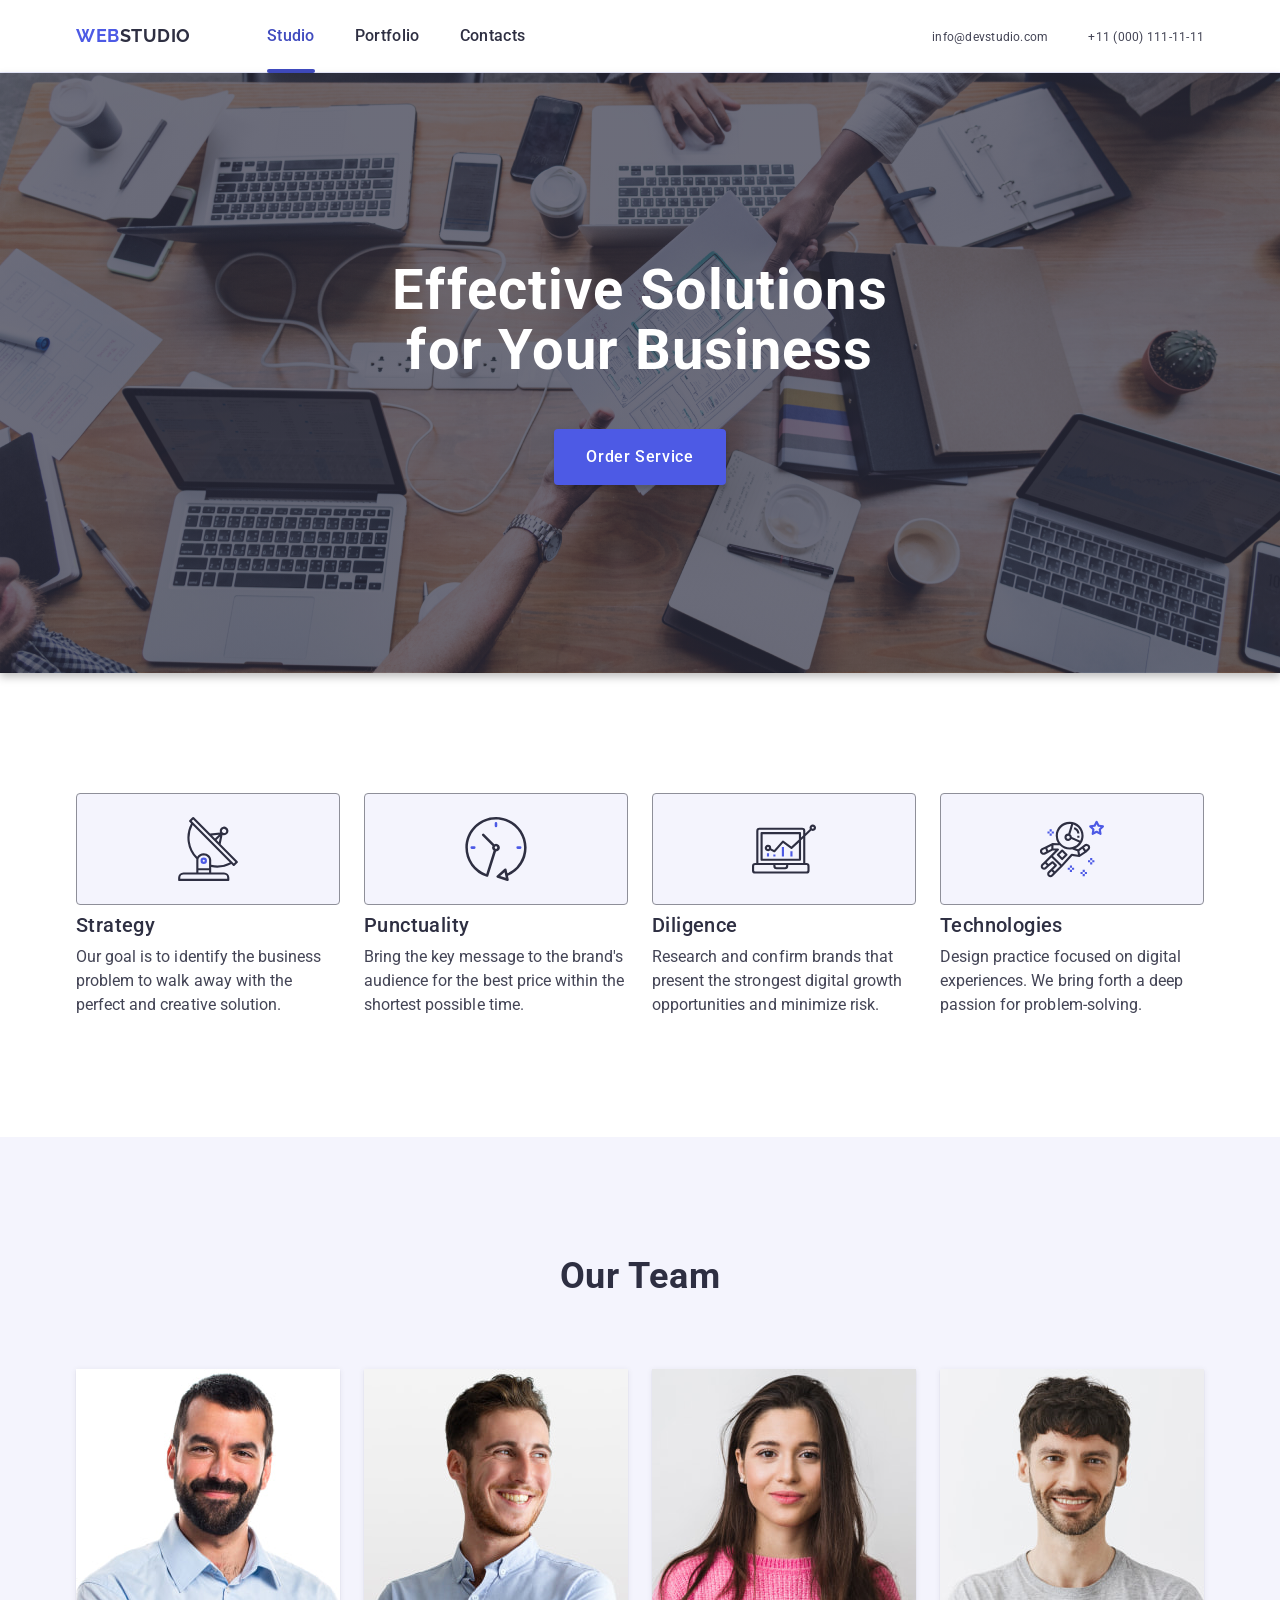
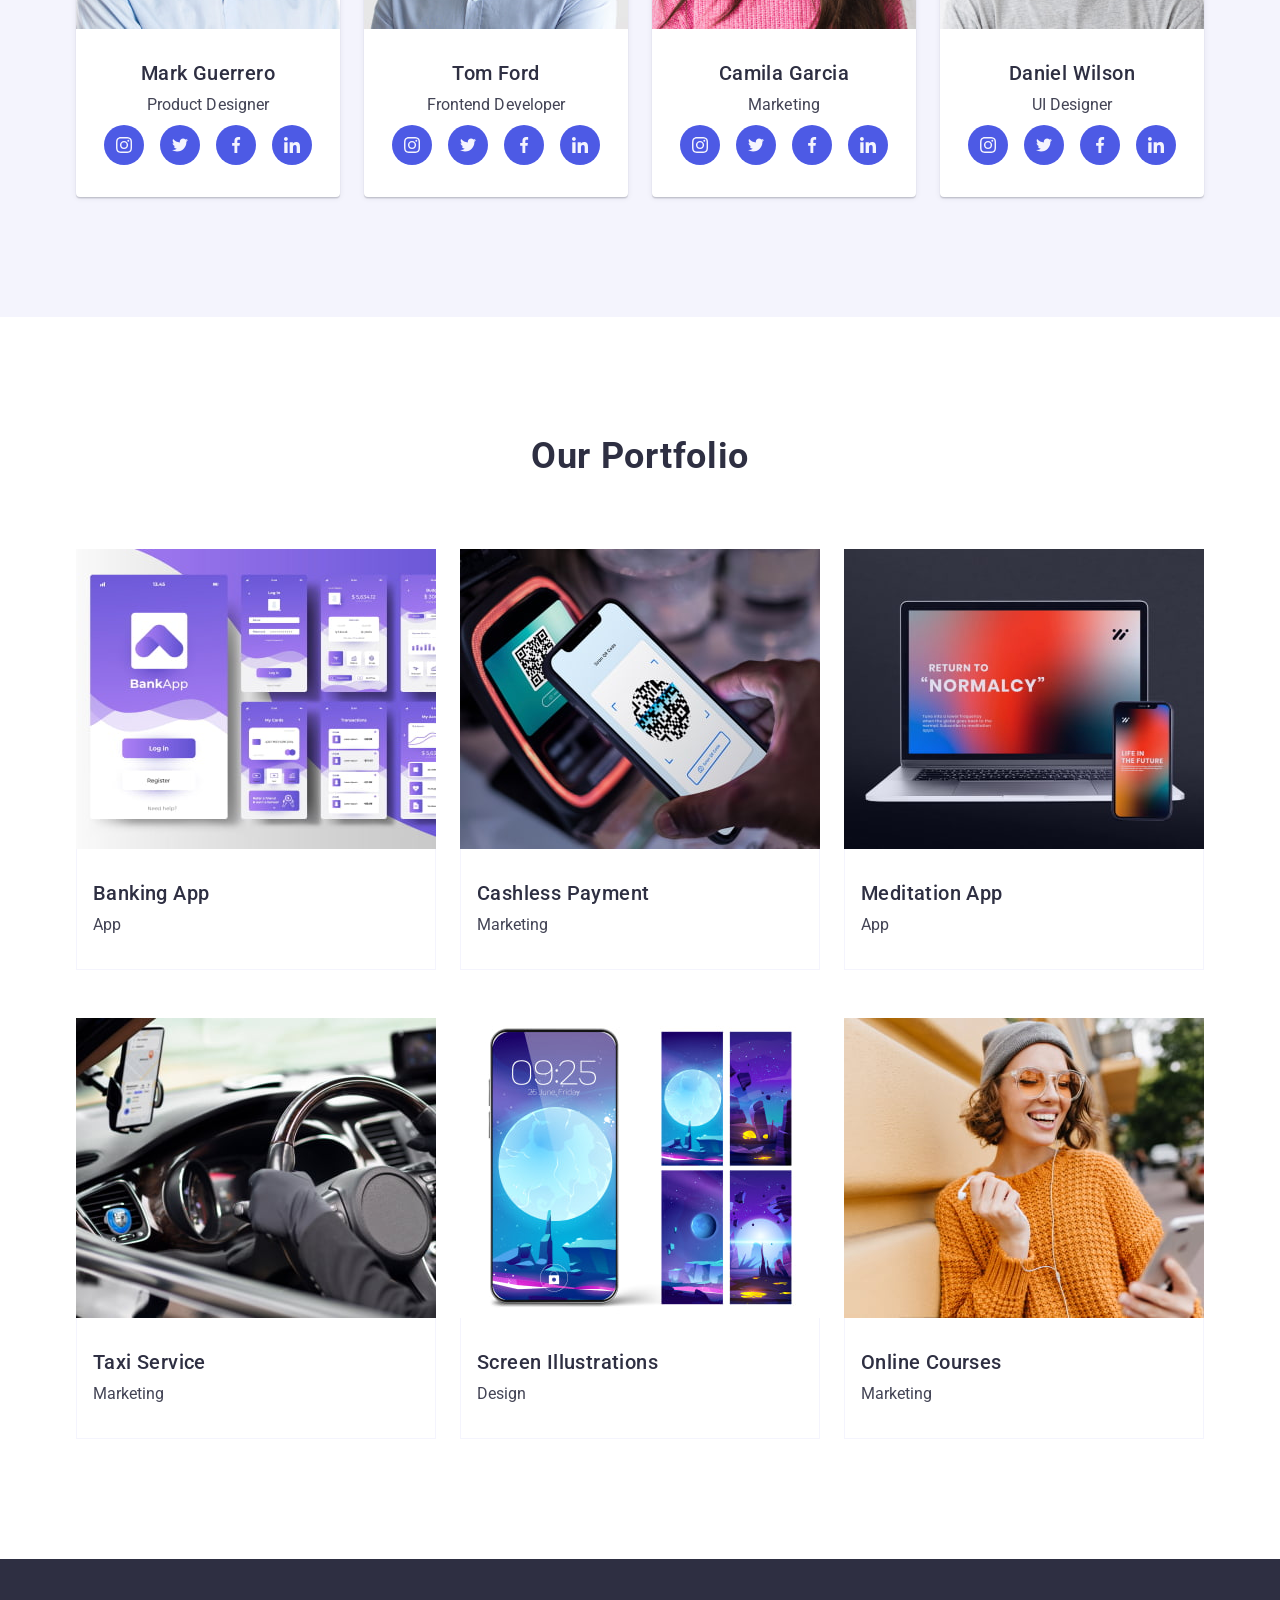
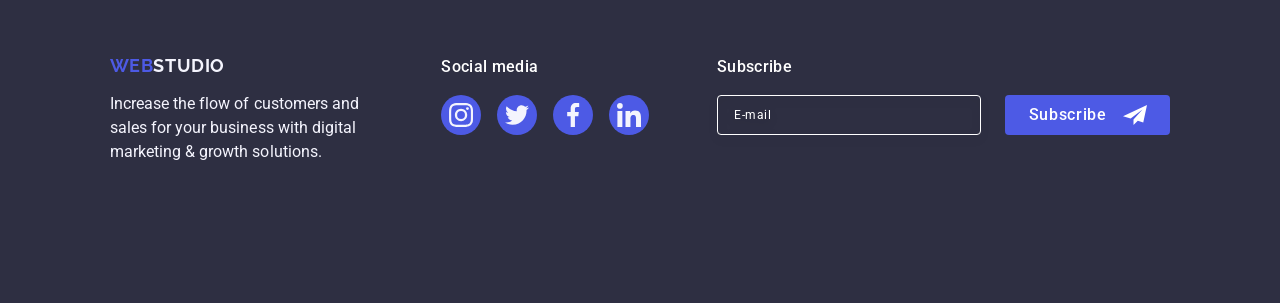
<file: index.html>
<!DOCTYPE html>
<html lang="en">
  <head>
    <meta charset="UTF-8" />
    <meta name="viewport" content="width=device-width, initial-scale=1.0" />
    <link rel="preconnect" href="https://fonts.googleapis.com" />
    <link rel="preconnect" href="https://fonts.gstatic.com" />
    <link
      href="https://fonts.googleapis.com/css2?family=Raleway:wght@700&family=Roboto:wght@400;500;700&display=swap"
      rel="stylesheet"
    />
    <link
      rel="stylesheet"
      href="https://cdn.jsdelivr.net/npm/modern-normalize@2.0.0/modern-normalize.min.css"
    />
    <link rel="stylesheet" href="./css/styles.css" />
    <title>WebStudio</title>
  </head>
  <body>
    <!--============================================ HEADER ================== -->
    <header class="header">
      <div class="container header-container">
        <nav class="navigation">
          <a class="logo" href="./index.html"
            >Web<span class="header-link-span">Studio</span></a
          >
          <ul class="navigation-list item-navigation">
            <li class="navigation-item">
              <a class="navigation-link stress-link current" href="./index.html"
                >Studio</a
              >
            </li>
            <li class="navigation-item">
              <a class="navigation-link stress-link" href="">Portfolio</a>
            </li>
            <li class="navigation-item">
              <a class="navigation-link stress-link" href="">Contacts</a>
            </li>
          </ul>
        </nav>
        <button class="mobile-button" type="button" data-mobile-open>
          <svg class="icon-mobile" width="24" height="24">
            <use href="./images/icons.svg#burger-icon"></use>
          </svg>
        </button>
        
        <address class="contact"><div class="jakosia">
          <ul class="items-decoration contact-list">
            <li>
              <a class="navigation-link" href="mailto:info@devstudio.com"
                >info@devstudio.com</a
              >
            </li>
            <li>
              <a class="navigation-link" href="tel:+110001111111"
                >+11 (000) 111-11-11</a
              >
            </li>
          </ul>  </div>
        </address>
      
      </div>

      <div class="mobile-menu" data-mobile>
        <div class="container thumb-mobile">
          <button class="mobile-close" type="button" data-mobile-close>
            <svg class="icon-mobile" width="8" height="8">
              <use href="./images/icons.svg#close"></use>
            </svg>
          </button>

          <ul class="mobile-list">
            <li>
              <a class="nav-mobile current" href="./index.html">Studio</a>
            </li>
            <li>
              <a class="nav-mobile" href="">Portfolio</a>
            </li>
            <li>
              <a class="nav-mobile" href="">Contacts</a>
            </li>
          </ul>
          <address>
            <ul class="mobile-address">
              <li>
                <a
                  class="mobile-link-address current"
                  href="mailto:info@devstudio.com"
                  >info@devstudio.com</a
                >
              </li>
              <li>
                <a class="mobile-link-address" href="tel:+110001111111"
                  >+11 (000) 111-11-11</a
                >
              </li>
            </ul>
          </address>
          <ul class="social-list">
            <li class="social-item">
              <a class="social-link" href="https://www.instagram.com/">
                <svg class="icon" width="24" height="24">
                  <use href="./images/icons.svg#instagram"></use>
                </svg>
              </a>
            </li>
            <li class="social-item">
              <a class="social-link" href="https://twitter.com/">
                <svg class="icon" width="24" height="24">
                  <use href="./images/icons.svg#twitter"></use>
                </svg>
              </a>
            </li>
            <li class="social-item">
              <a class="social-link" href="https://www.facebook.com/">
                <svg class="icon" width="24" height="24">
                  <use href="./images/icons.svg#facebook"></use>
                </svg>
              </a>
            </li>
            <li class="social-item">
              <a class="social-link" href="https://www.linkedin.com/">
                <svg class="icon" width="24" height="24">
                  <use href="./images/icons.svg#linkedin"></use>
                </svg>
              </a>
            </li>
          </ul>
        </div>
      </div>
    </header>

    <main>
     <!--============================================ HERO SECTION (1) ================== -->
      <section class="hero">
        <div class="container hero-container">
          <h1 class="hero-title">
            Effective Solutions for Your Business
          </h1>
          <button class="main-button" type="button" data-modal-open>
            Order Service
          </button>
        </div>
      </section>

      <!--============================================ DESCRIPTION SECTION (2) ================== -->
      <section class="section">
        <div class="container description-container">
          <h2 class="visually-hidden">why we are the best choice</h2>
          <ul class="general-list">
            <li class="description-item">
              <div class="description-icon">
                <svg width="64" height="64">
                  <use href="./images/icons.svg#antenna"></use>
                </svg>
              </div>
              <h3 class="general-title">Strategy</h3>
              <p class="general-text">
                Our goal is to identify the business problem to walk away with
                the perfect and creative solution.
              </p>
            </li>
            <li class="description-item">
              <div class="description-icon">
                <svg width="64" height="64">
                  <use href="./images/icons.svg#clock"></use>
                </svg>
              </div>
              <h3 class="general-title">Punctuality</h3>
              <p class="general-text">
                Bring the key message to the brand's audience for the best price
                within the shortest possible time.
              </p>
            </li>
            <li class="description-item">
              <div class="description-icon">
                <svg width="64" height="64">
                  <use href="./images/icons.svg#diagram"></use>
                </svg>
              </div>
              <h3 class="general-title">Diligence</h3>
              <p class="general-text">
                Research and confirm brands that present the strongest digital
                growth opportunities and minimize risk.
              </p>
            </li>
            <li class="description-item">
              <div class="description-icon">
                <svg width="64" height="64">
                  <use href="./images/icons.svg#astronaut"></use>
                </svg>
              </div>
              <h3 class="general-title">Technologies</h3>
              <p class="general-text">
                Design practice focused on digital experiences. We bring forth a
                deep passion for problem-solving.
              </p>
            </li>
          </ul>
        </div>
      </section>

        <!--============================================ TEAM SECTION (3) ================== -->
      <section class="team section">
        <div class="container">
          <h2 class="main-title">Our Team</h2>
          <ul class="general-list">
            <li class="team-item">
              <img
                srcset="./images/photo1@2x.jpg 2x"
                src="./images/photo1.jpg"
                alt="photo"
                width="264"
              />
              <div class="team-info">
                <h3 class="general-title">Mark Guerrero</h3>
                <p class="general-text">Product Designer</p>
                <ul class="social-list">
                  <li class="social-item">
                    <a class="social-link" href="https://www.instagram.com/">
                      <svg class="icon" width="16" height="16">
                        <use href="./images/icons.svg#instagram"></use>
                      </svg>
                    </a>
                  </li>
                  <li class="social-item">
                    <a class="social-link" href="https://twitter.com/">
                      <svg class="icon" width="16" height="16">
                        <use href="./images/icons.svg#twitter"></use>
                      </svg>
                    </a>
                  </li>
                  <li class="social-item">
                    <a class="social-link" href="https://www.facebook.com/">
                      <svg class="icon" width="16" height="16">
                        <use href="./images/icons.svg#facebook"></use>
                      </svg>
                    </a>
                  </li>
                  <li class="social-item">
                    <a class="social-link" href="https://www.linkedin.com/">
                      <svg class="icon" width="16" height="16">
                        <use href="./images/icons.svg#linkedin"></use>
                      </svg>
                    </a>
                  </li>
                </ul>
              </div>
            </li>

            <li class="team-item">
              <img
                srcset="./images/photo2@2x.jpg 2x"
                src="./images/photo2.jpg"
                alt="photo"
                width="264"
              />
              <div class="team-info">
                <h3 class="general-title">Tom Ford</h3>
                <p class="general-text">Frontend Developer</p>
                <ul class="social-list">
                  <li class="social-item">
                    <a class="social-link" href="https://www.instagram.com/">
                      <svg class="icon" width="16" height="16">
                        <use href="./images/icons.svg#instagram"></use>
                      </svg>
                    </a>
                  </li>
                  <li class="social-item">
                    <a class="social-link" href="https://twitter.com/">
                      <svg class="icon" width="16" height="16">
                        <use href="./images/icons.svg#twitter"></use>
                      </svg>
                    </a>
                  </li>
                  <li class="social-item">
                    <a class="social-link" href="https://www.facebook.com/">
                      <svg class="icon" width="16" height="16">
                        <use href="./images/icons.svg#facebook"></use>
                      </svg>
                    </a>
                  </li>
                  <li class="social-item">
                    <a class="social-link" href="https://www.linkedin.com/">
                      <svg class="icon" width="16" height="16">
                        <use href="./images/icons.svg#linkedin"></use>
                      </svg>
                    </a>
                  </li>
                </ul>
              </div>
            </li>

            <li class="team-item">
              <img
                srcset="./images/photo3@2x.jpg 2x"
                src="./images/photo3.jpg"
                alt="photo"
                width="264"
              />
              <div class="team-info">
                <h3 class="general-title">Camila Garcia</h3>
                <p class="general-text">Marketing</p>
                <ul class="social-list">
                  <li class="social-item">
                    <a class="social-link" href="https://www.instagram.com/">
                      <svg class="icon" width="16" height="16">
                        <use href="./images/icons.svg#instagram"></use>
                      </svg>
                    </a>
                  </li>
                  <li class="social-item">
                    <a class="social-link" href="https://twitter.com/">
                      <svg class="icon" width="16" height="16">
                        <use href="./images/icons.svg#twitter"></use>
                      </svg>
                    </a>
                  </li>
                  <li class="social-item">
                    <a class="social-link" href="https://www.facebook.com/">
                      <svg class="icon" width="16" height="16">
                        <use href="./images/icons.svg#facebook"></use>
                      </svg>
                    </a>
                  </li>
                  <li class="social-item">
                    <a class="social-link" href="https://www.linkedin.com/">
                      <svg class="icon" width="16" height="16">
                        <use href="./images/icons.svg#linkedin"></use>
                      </svg>
                    </a>
                  </li>
                </ul>
              </div>
            </li>

            <li class="team-item">
              <img
                srcset="./images/photo4@2x.jpg 2x"
                src="./images/photo4.jpg"
                alt="photo"
                width="264"
              />
              <div class="team-info">
                <h3 class="general-title">Daniel Wilson</h3>
                <p class="general-text">UI Designer</p>
                <ul class="social-list">
                  <li class="social-item">
                    <a class="social-link" href="https://www.instagram.com/">
                      <svg class="icon" width="16" height="16">
                        <use href="./images/icons.svg#instagram"></use>
                      </svg>
                    </a>
                  </li>
                  <li class="social-item">
                    <a class="social-link" href="https://twitter.com/">
                      <svg class="icon" width="16" height="16">
                        <use href="./images/icons.svg#twitter"></use>
                      </svg>
                    </a>
                  </li>
                  <li class="social-item">
                    <a class="social-link" href="https://www.facebook.com/">
                      <svg class="icon" width="16" height="16">
                        <use href="./images/icons.svg#facebook"></use>
                      </svg>
                    </a>
                  </li>
                  <li class="social-item">
                    <a class="social-link" href="https://www.linkedin.com/">
                      <svg class="icon" width="16" height="16">
                        <use href="./images/icons.svg#linkedin"></use>
                      </svg>
                    </a>
                  </li>
                </ul>
              </div>
            </li>
          </ul>
        </div>
      </section>
     <!--============================================ PORTFOLIO SECTION (4) ================== -->
      <section class="section">
        <div class="container">
          <h2 class="main-title">Our Portfolio</h2>
          <ul class="general-list portfolio-list">
            <li class="portfolio-item">
              <div class="portfolio-overlay-container">
                <picture>
                  <source
                    srcset="
                      ./images/picture1-desktop.jpg    1x,
                      ./images/picture1-desktop@2x.jpg 2x
                    "
                    media="(min-width: 1158px)"
                  />
                  <source
                    srcset="
                      ./images/picture1-tablet.jpg    1x,
                      ./images/picture1-tablet@2x.jpg 2x
                    "
                    media="(min-width: 768px)"
                  />
                  <source
                    srcset="
                      ./images/picture1-mobile.jpg    1x,
                      ./images/picture1-mobile@2x.jpg 2x
                    "
                    media="(max-width: 767px)"
                  />
                  <img
                    src="./images/picture1-desktop.jpg"
                    alt="application design"
                    width="360"
                  />
                </picture>

                <p class="general-text overlay">
                  14 Stylish and User-Friendly App Design Concepts · Task
                  Manager App · Calorie Tracker App · Exotic Fruit Ecommerce App
                  · Cloud Storage App
                </p>
              </div>
              <div class="portfolio-info">
                <h3 class="general-title">Banking App</h3>
                <p class="general-text">App</p>
              </div>
            </li>

            <li class="portfolio-item">
              <div class="portfolio-overlay-container">
                <picture>
                  <source
                    srcset="
                      ./images/picture2-desktop.jpg    1x,
                      ./images/picture2-desktop@2x.jpg 2x
                    "
                    media="(min-width: 1158px)"
                  />
                  <source
                    srcset="
                      ./images/picture2-tablet.jpg    1x,
                      ./images/picture2-tablet@2x.jpg 2x
                    "
                    media="(min-width: 768px)"
                  />
                  <source
                    srcset="
                      ./images/picture2-mobile.jpg    1x,
                      ./images/picture2-mobile@2x.jpg 2x
                    "
                    media="(max-width: 767px)"
                  />
                  <img
                    src="./images/picture2-desktop.jpg"
                    alt="payment by qr code"
                    width="360"
                  />
                </picture>

                <p class="general-text overlay">
                  14 Stylish and User-Friendly App Design Concepts · Task
                  Manager App · Calorie Tracker App · Exotic Fruit Ecommerce App
                  · Cloud Storage App
                </p>
              </div>
              <div class="portfolio-info">
                <h3 class="general-title">Cashless Payment</h3>
                <p class="general-text">Marketing</p>
              </div>
            </li>

            <li class="portfolio-item">
              <div class="portfolio-overlay-container">
                <picture>
                  <source
                    srcset="
                      ./images/picture3-desktop.jpg    1x,
                      ./images/picture3-desktop@2x.jpg 2x
                    "
                    media="(min-width: 1158px)"
                  />
                  <source
                    srcset="
                      ./images/picture3-tablet.jpg    1x,
                      ./images/picture3-tablet@2x.jpg 2x
                    "
                    media="(min-width: 768px)"
                  />
                  <source
                    srcset="
                      ./images/picture3-mobile.jpg    1x,
                      ./images/picture3-mobile@2x.jpg 2x
                    "
                    media="(max-width: 767px)"
                  />
                  <img
                    src="./images/picture3-desktop.jpg"
                    alt="main page of the www"
                    width="360"
                  />
                </picture>

                <p class="general-text overlay">
                  14 Stylish and User-Friendly App Design Concepts · Task
                  Manager App · Calorie Tracker App · Exotic Fruit Ecommerce App
                  · Cloud Storage App
                </p>
              </div>
              <div class="portfolio-info">
                <h3 class="general-title">Meditation App</h3>
                <p class="general-text">App</p>
              </div>
            </li>

            <li class="portfolio-item">
              <div class="portfolio-overlay-container">
                <picture>
                  <source
                    srcset="
                      ./images/picture4-desktop.jpg    1x,
                      ./images/picture4-desktop@2x.jpg 2x
                    "
                    media="(min-width: 1158px)"
                  />
                  <source
                    srcset="
                      ./images/picture4-tablet.jpg    1x,
                      ./images/picture4-tablet@2x.jpg 2x
                    "
                    media="(min-width: 768px)"
                  />
                  <source
                    srcset="
                      ./images/picture4-mobile.jpg    1x,
                      ./images/picture4-mobile@2x.jpg 2x
                    "
                    media="(max-width: 767px)"
                  />
                  <img
                    src="./images/picture4-desktop.jpg"
                    alt="the person behind the wheel"
                    width="360"
                  />
                </picture>

                <p class="general-text overlay">
                  14 Stylish and User-Friendly App Design Concepts · Task
                  Manager App · Calorie Tracker App · Exotic Fruit Ecommerce App
                  · Cloud Storage App
                </p>
              </div>
              <div class="portfolio-info">
                <h3 class="general-title">Taxi Service</h3>
                <p class="general-text">Marketing</p>
              </div>
            </li>

            <li class="portfolio-item">
              <div class="portfolio-overlay-container">
                <picture>
                  <source
                    srcset="
                      ./images/picture5-desktop.jpg    1x,
                      ./images/picture5-desktop@2x.jpg 2x
                    "
                    media="(min-width: 1158px)"
                  />
                  <source
                    srcset="
                      ./images/picture5-tablet.jpg    1x,
                      ./images/picture5-tablet@2x.jpg 2x
                    "
                    media="(min-width: 768px)"
                  />
                  <source
                    srcset="
                      ./images/picture5-mobile.jpg    1x,
                      ./images/picture5-mobile@2x.jpg 2x
                    "
                    media="(max-width: 767px)"
                  />
                  <img
                    src="./images/picture5-desktop.jpg"
                    alt="application design"
                    width="360"
                  />
                </picture>

                <p class="general-text overlay">
                  14 Stylish and User-Friendly App Design Concepts · Task
                  Manager App · Calorie Tracker App · Exotic Fruit Ecommerce App
                  · Cloud Storage App
                </p>
              </div>
              <div class="portfolio-info">
                <h3 class="general-title">Screen Illustrations</h3>
                <p class="general-text">Design</p>
              </div>
            </li>

            <li class="portfolio-item">
              <div class="portfolio-overlay-container">
                <picture>
                  <source
                    srcset="
                      ./images/picture6-desktop.jpg    1x,
                      ./images/picture6-desktop@2x.jpg 2x
                    "
                    media="(min-width: 1158px)"
                  />
                  <source
                    srcset="
                      ./images/picture6-tablet.jpg    1x,
                      ./images/picture6-tablet@2x.jpg 2x
                    "
                    media="(min-width: 768px)"
                  />
                  <source
                    srcset="
                      ./images/picture6-mobile.jpg    1x,
                      ./images/picture6-mobile@2x.jpg 2x
                    "
                    media="(max-width: 767px)"
                  />
                  <img
                    src="./images/picture6-desktop.jpg"
                    alt="the girl in orange"
                    width="360"
                  />
                </picture>

                <p class="general-text overlay">
                  14 Stylish and User-Friendly App Design Concepts · Task
                  Manager App · Calorie Tracker App · Exotic Fruit Ecommerce App
                  · Cloud Storage App
                </p>
              </div>
              <div class="portfolio-info">
                <h3 class="general-title">Online Courses</h3>
                <p class="general-text">Marketing</p>
              </div>
            </li>
          </ul>
        </div>
      </section>
    </main>

    <footer class="footer">
      <div class="container footer-container">
        <div class="footer-base">
          <a class="footer-link" href="./index.html"
            >Web<span class="header-link-span">Studio</span></a
          >
          <p class="general-text">
            Increase the flow of customers and sales for your business with
            digital marketing & growth solutions.
          </p>
        </div>

        <div class="social-block">
          <p class="footer-copy">Social media</p>
          <ul class="social-list">
            <li class="social-item">
              <a class="social-link" href="https://www.instagram.com/">
                <svg class="icon" width="24" height="24">
                  <use href="./images/icons.svg#instagram"></use>
                </svg>
              </a>
            </li>
            <li class="social-item">
              <a class="social-link" href="https://twitter.com/">
                <svg class="icon" width="24" height="24">
                  <use href="./images/icons.svg#twitter"></use>
                </svg>
              </a>
            </li>
            <li class="social-item">
              <a class="social-link" href="https://www.facebook.com/">
                <svg class="icon" width="24" height="24">
                  <use href="./images/icons.svg#facebook"></use>
                </svg>
              </a>
            </li>
            <li class="social-item">
              <a class="social-link" href="https://www.linkedin.com/">
                <svg class="icon" width="24" height="24">
                  <use href="./images/icons.svg#linkedin"></use>
                </svg>
              </a>
            </li>
          </ul>
        </div>

        <div class="subscribe-block">
          <p class="footer-copy">Subscribe</p>
          <form class="subscribe-form">
            <label class="subscribe-label">
              <input
                name="user-email"
                class="subscribe-input"
                type="email"
                placeholder="E-mail"
              />
            </label>
            <button class="subscribe-button" type="submit">
              Subscribe
              <svg class="subscribe-icon" width="24" height="24">
                <use href="./images/icons.svg#subscribe"></use>
              </svg>
            </button>
          </form>
        </div>
      </div>
    </footer>

  <!--============================================ MODAL ================== -->
    <div class="backdrop is-open" data-modal>
      <div class="modal">
        <button class="modal-close" type="button" data-modal-close>
          <svg class="close-modal" width="8" height="8">
            <use href="./images/icons.svg#close"></use>
          </svg>
        </button>
        <p class="modal-title">Leave your contacts and we will call you back</p>
        <form>
          <div class="input-cont">
            <label class="modal-label" for="user-name">Name</label>
            <div class="thumb">
              <input
                class="modal-input"
                type="text"
                name="user-name"
                id="user-name"
                required
              />
              <svg class="modal-icon" width="18" height="24">
                <use href="./images/icons.svg#person"></use>
              </svg>
            </div>
          </div>

          <div class="input-cont">
            <label class="modal-label" for="user-phone">Phone</label>
            <div class="thumb">
              <input
                class="modal-input"
                type="tel"
                name="user-phone"
                id="user-phone"
                required
              />
              <svg class="modal-icon" width="18" height="24">
                <use href="./images/icons.svg#phone"></use>
              </svg>
            </div>
          </div>

          <div class="input-cont">
            <label class="modal-label" for="user-email">Email</label>
            <div class="thumb">
              <input
                class="modal-input"
                type="email"
                name="user-email"
                id="user-email"
                required
              />
              <svg class="modal-icon" width="18" height="24">
                <use href="./images/icons.svg#email"></use>
              </svg>
            </div>
          </div>

          <div class="comment-container">
            <label class="modal-label" for="user-comment">Comment</label>
            <textarea
              class="modal-comment modal-input"
              name="user-comment"
              placeholder="Text input"
              id="user-comment"
              required
            ></textarea>
          </div>

          <div class="checkbox-container">
            <input
              class="checkbox-real visually-hidden"
              type="checkbox"
              name="user-privacy"
              value="true"
              id="user-privacy"

            />
            <label class="modal-text" for="user-privacy">
              <span class="checkbox-custom">
                <svg class="check" width="10" height="8">
                  <use href="./images/icons.svg#check"></use>
                </svg>
              </span>
              <span>
                <span>I accept the terms and conditions of the</span>
                <a class="accent" href="#">Privacy Policy</a>
              </span>
            </label>
          </div>
          <button class="main-button" type="submit">Send</button>
        </form>
      </div>
    </div>

    <script src="./js/script.js"></script>
  </body>
</html>
</file>
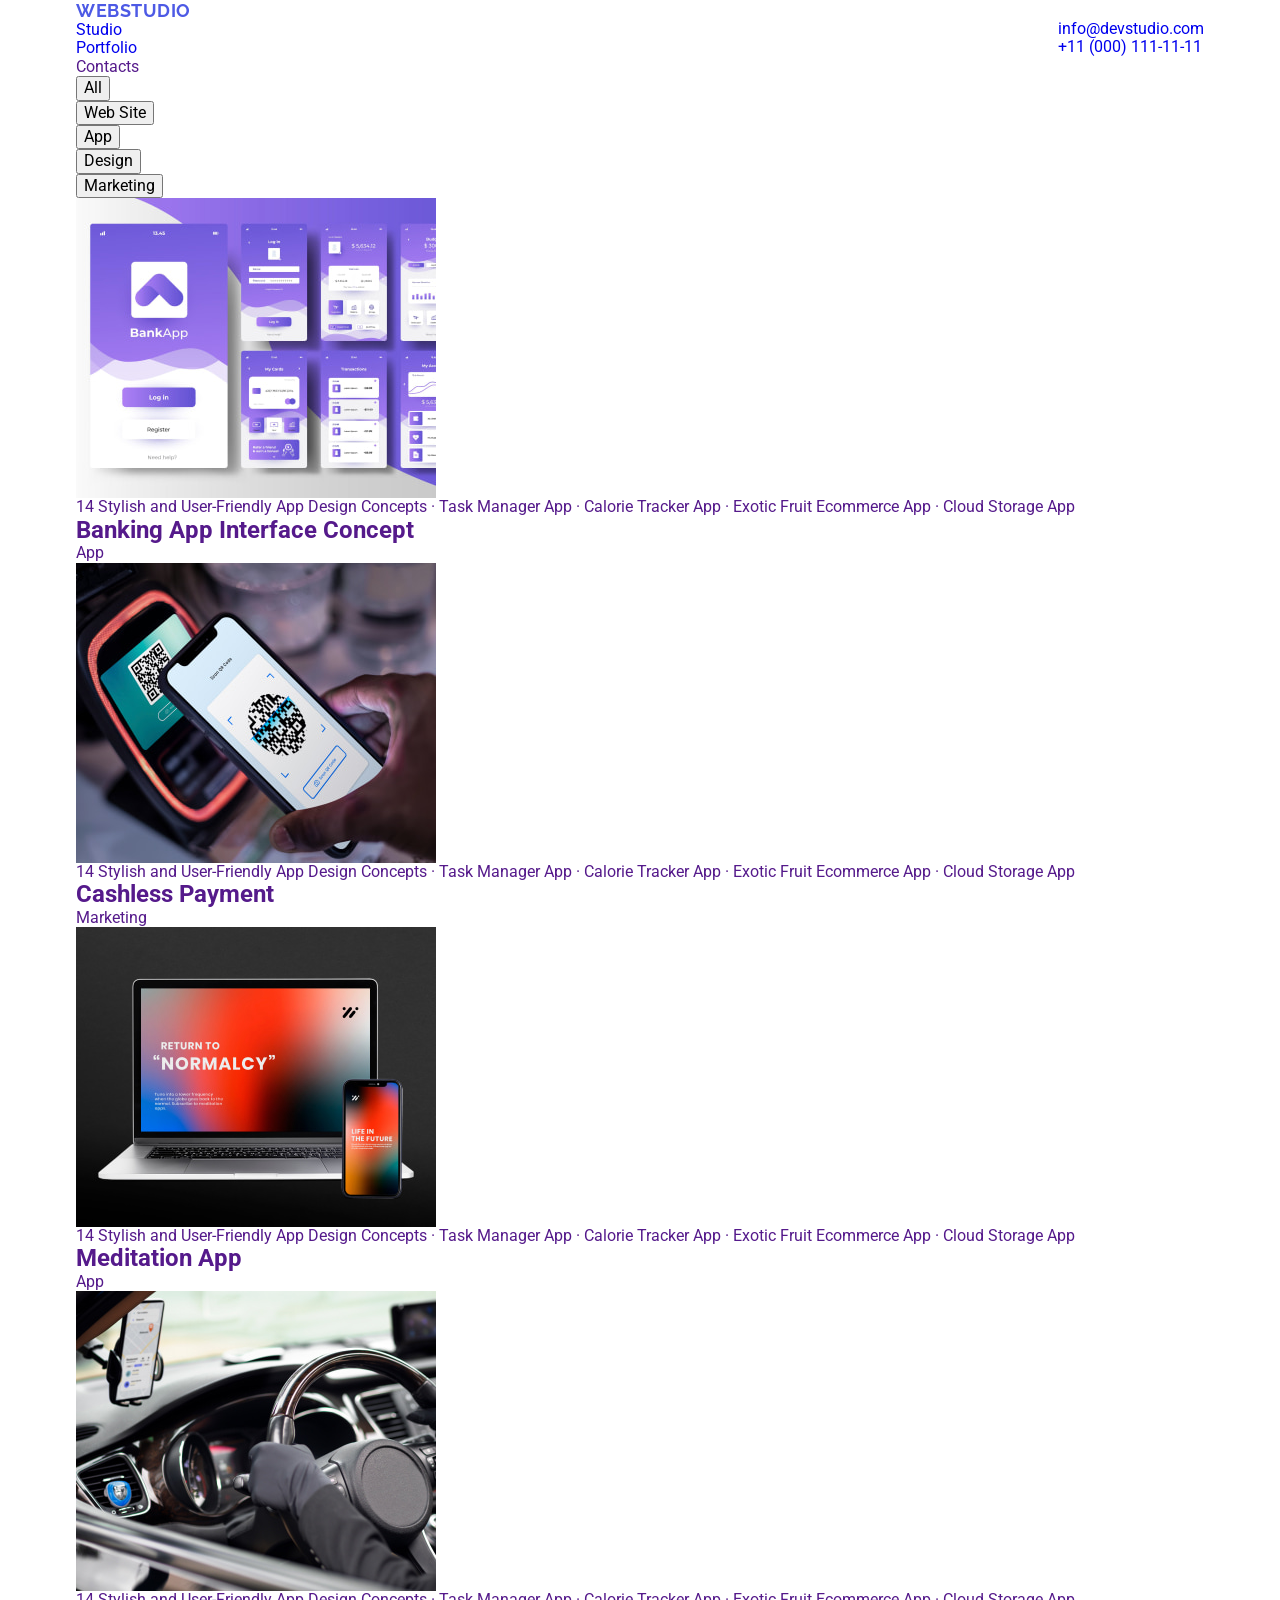
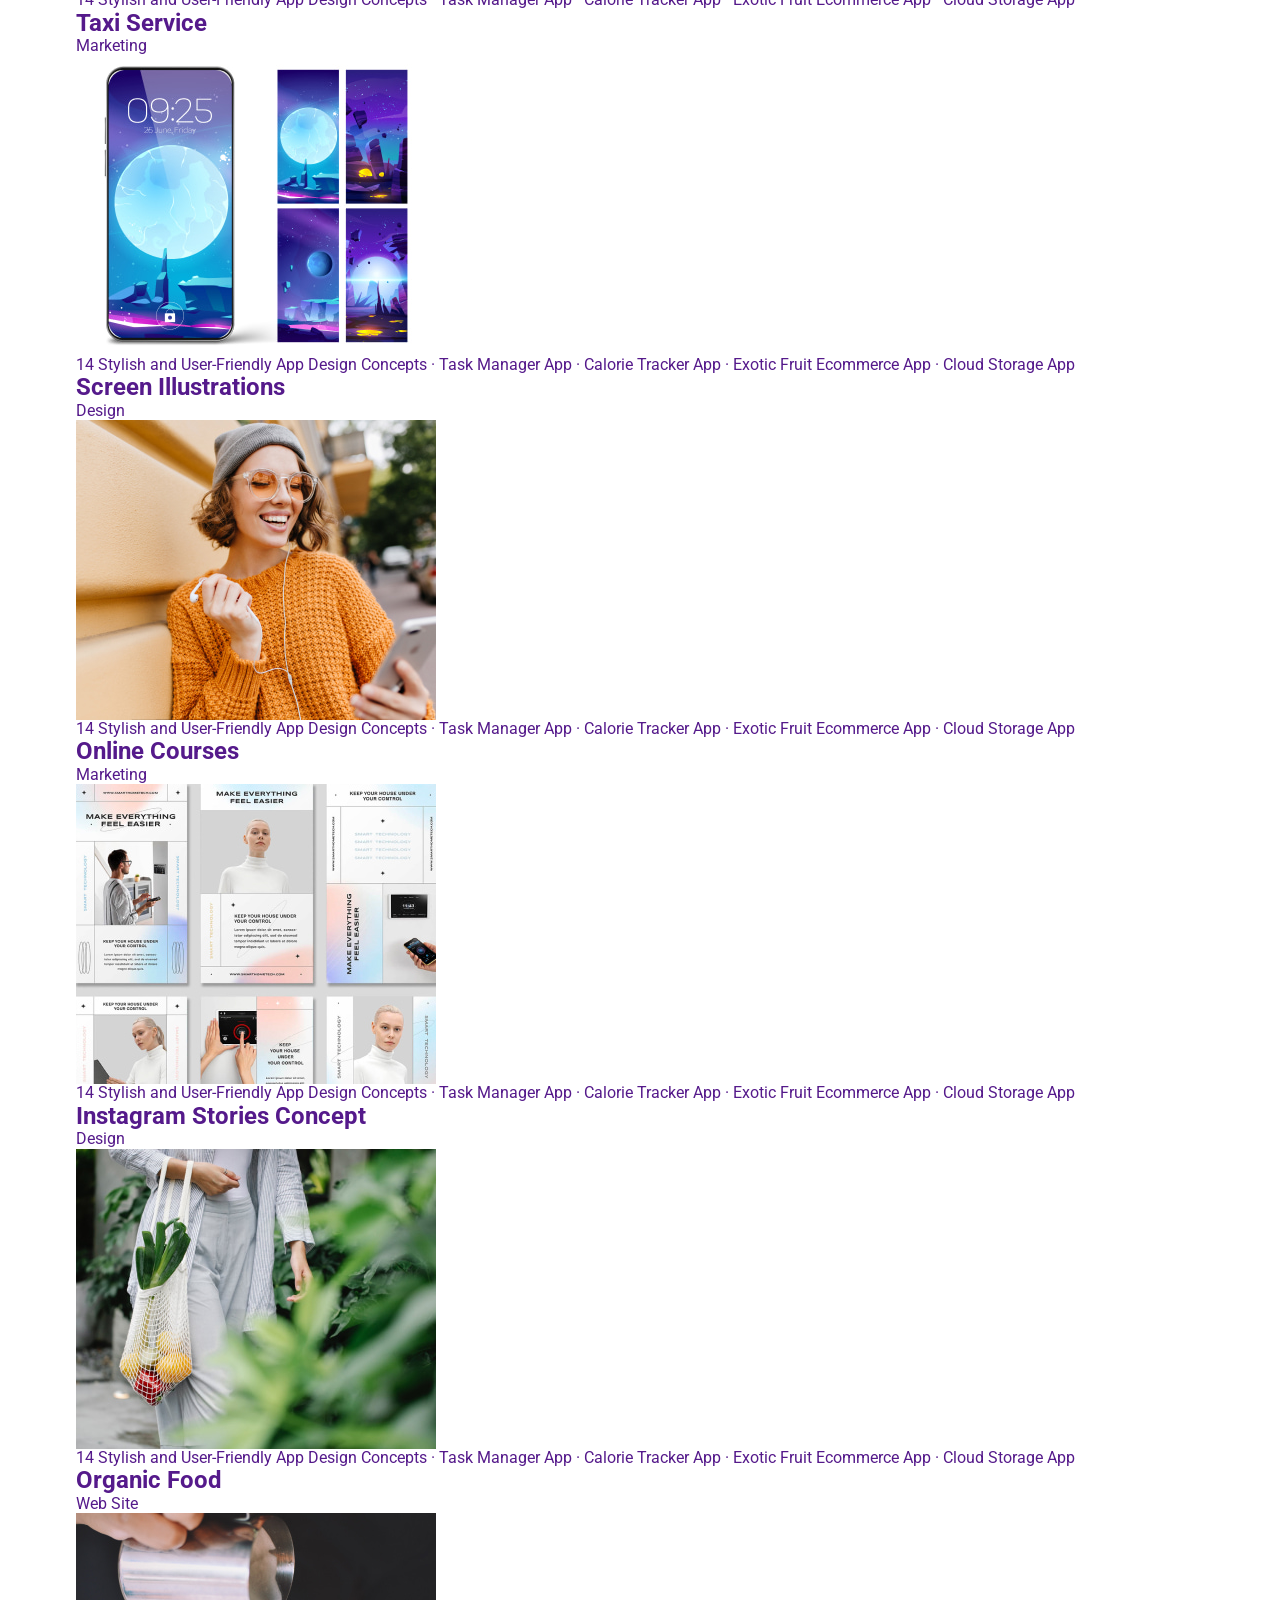
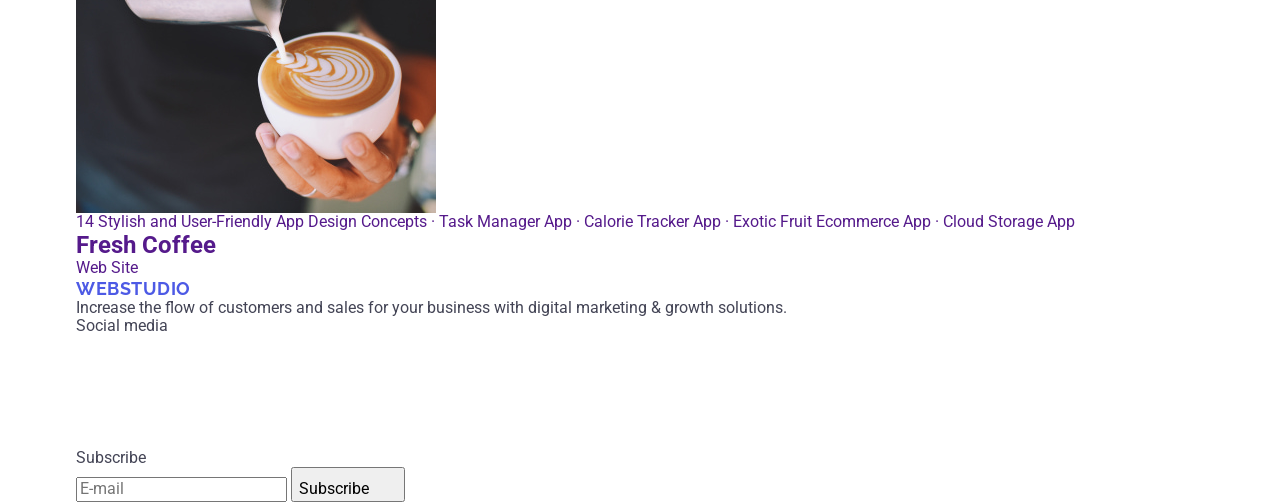
<file: portfolio.html>
<!DOCTYPE html>
<html lang="en">
  <head>
    <meta charset="UTF-8" />
    <meta http-equiv="X-UA-Compatible" content="IE=edge" />
    <meta name="viewport" content="width=device-width, initial-scale=1.0" />
    <meta name="description" content="WEBSTUDIO portfolio website" />
    <!-- FONTY i STYLE-->
    <link
      rel="stylesheet"
      href="https://cdn.jsdelivr.net/npm/modern-normalize@2.0.0/modern-normalize.min.css"
    />
    <link rel="preconnect" href="https://fonts.googleapis.com" />
    <link rel="preconnect" href="https://fonts.gstatic.com" crossorigin />
    <link
      href="https://fonts.googleapis.com/css2?family=Raleway:wght@800&family=Roboto:wght@400;500;700;900&display=swap"
      rel="stylesheet"
    />
    <link rel="stylesheet" href="./css/styles.css" />
    <title>WEBSTUDIO Portfolio</title>
  </head>
  <body>
    <!-- NAWIGACJA --------------------------------------------------->
    <header class="main-header">
      <div class="header-container container">
        <nav class="main-navigation">
          <a href="./index.html" class="logo link"
            >Web<span class="studio">Studio</span></a
          >
          <ul class="menu-list list">
            <li class="nav-list-item">
              <a href="./index.html" class="menu-item link">Studio</a>
            </li>
            <li class="nav-list-item">
              <a href="./portfolio.html" class="menu-item nav-list-curent link"
                >Portfolio</a
              >
            </li>
            <li class="nav-list-item">
              <a href="" class="menu-item link">Contacts</a>
            </li>
          </ul>
        </nav>
        <address class="contact-details">
          <ul class="list">
            <li>
              <a href="mailto:info@devstudio.com" class="contact-item link"
                >info@devstudio.com</a
              >
            </li>
            <li>
              <a href="tel:+110001111111" class="contact-item link"
                >+11 (000) 111-11-11</a
              >
            </li>
          </ul>
        </address>
      </div>
    </header>

    <main>
      <!-- FILTERS --------------------------------------------------->
      <section class="projects-section">
        <div class="container">
          <h1 class="visually-hidden">OUR APPS AND PROJECTS</h1>
          <ul class="filter-list list">
            <li><button type="button" class="filter-button">All</button></li>
            <li>
              <button type="button" class="filter-button">Web Site</button>
            </li>
            <li><button type="button" class="filter-button">App</button></li>
            <li><button type="button" class="filter-button">Design</button></li>
            <li>
              <button type="button" class="filter-button">Marketing</button>
            </li>
          </ul>
          <!-- PROJECTS SECTION --------------------------------------------------->
          <ul class="projects-list list">
            <li class="projects-list-point">
              <a class="projects-link link" href="">
                <div class="cards-img">
                  <img
                    class="no-gap-card"
                    src="./images/bankapp.jpg"
                    alt="Mobile Banking App Interface"
                    width="360"
                    height="300"
                  />
                  <p class="overlay-text">
                    14 Stylish and User-Friendly App Design Concepts · Task
                    Manager App · Calorie Tracker App · Exotic Fruit Ecommerce
                    App · Cloud Storage App
                  </p>
                </div>

                <div class="projects-name-container">
                  <h2 class="list-item-title">Banking App Interface Concept</h2>
                  <p class="projects-text">App</p>
                </div></a
              >
            </li>
            <li class="projects-list-point">
              <a class="projects-link link" href="">
                <div class="cards-img">
                  <img
                    class="no-gap-card"
                    src="./images/cashlesspay.jpg"
                    alt="Contactless Payment Transaction"
                    width="360"
                    height="300"
                  />
                  <p class="overlay-text">
                    14 Stylish and User-Friendly App Design Concepts · Task
                    Manager App · Calorie Tracker App · Exotic Fruit Ecommerce
                    App · Cloud Storage App
                  </p>
                </div>
                <div class="projects-name-container">
                  <h2 class="list-item-title">Cashless Payment</h2>
                  <p class="projects-text">Marketing</p>
                </div></a
              >
            </li>
            <li class="projects-list-point">
              <a class="projects-link link" href="">
                <div class="cards-img">
                  <img
                    class="no-gap-card"
                    src="./images/meditationapp.jpg"
                    alt="Mindfulness Meditation App Interface"
                    width="360"
                    height="300"
                  />
                  <p class="overlay-text">
                    14 Stylish and User-Friendly App Design Concepts · Task
                    Manager App · Calorie Tracker App · Exotic Fruit Ecommerce
                    App · Cloud Storage App
                  </p>
                </div>
                <div class="projects-name-container">
                  <h2 class="list-item-title">Meditation App</h2>
                  <p class="projects-text">App</p>
                </div></a
              >
            </li>
            <li class="projects-list-point">
              <a class="projects-link link" href="">
                <div class="cards-img">
                  <img
                    class="no-gap-card"
                    src="./images/taxi.jpg"
                    alt="Taxi Service App Interface"
                    width="360"
                    height="300"
                  />
                  <p class="overlay-text">
                    14 Stylish and User-Friendly App Design Concepts · Task
                    Manager App · Calorie Tracker App · Exotic Fruit Ecommerce
                    App · Cloud Storage App
                  </p>
                </div>
                <div class="projects-name-container">
                  <h2 class="list-item-title">Taxi Service</h2>
                  <p class="projects-text">Marketing</p>
                </div></a
              >
            </li>
            <li class="projects-list-point">
              <a class="projects-link link" href="">
                <div class="cards-img">
                  <img
                    class="no-gap-card"
                    src="./images/screenilustr.jpg"
                    alt="Screen Illustrations Design"
                    width="360"
                    height="300"
                  />
                  <p class="overlay-text">
                    14 Stylish and User-Friendly App Design Concepts · Task
                    Manager App · Calorie Tracker App · Exotic Fruit Ecommerce
                    App · Cloud Storage App
                  </p>
                </div>
                <div class="projects-name-container">
                  <h2 class="list-item-title">Screen Illustrations</h2>
                  <p class="projects-text">Design</p>
                </div></a
              >
            </li>
            <li class="projects-list-point">
              <a class="projects-link link" href="">
                <div class="cards-img">
                  <img
                    class="no-gap-card"
                    src="./images/onlinecourses.jpg"
                    alt="Online Courses Platform Interface"
                    width="360"
                    height="300"
                  />
                  <p class="overlay-text">
                    14 Stylish and User-Friendly App Design Concepts · Task
                    Manager App · Calorie Tracker App · Exotic Fruit Ecommerce
                    App · Cloud Storage App
                  </p>
                </div>
                <div class="projects-name-container">
                  <h2 class="list-item-title">Online Courses</h2>
                  <p class="projects-text">Marketing</p>
                </div></a
              >
            </li>
            <li class="projects-list-point">
              <a class="projects-link link" href="">
                <div class="cards-img">
                  <img
                    class="no-gap-card"
                    src="./images/instconcept.jpg"
                    alt="Instagram Stories Concept Proposal"
                    width="360"
                    height="300"
                  />
                  <p class="overlay-text">
                    14 Stylish and User-Friendly App Design Concepts · Task
                    Manager App · Calorie Tracker App · Exotic Fruit Ecommerce
                    App · Cloud Storage App
                  </p>
                </div>
                <div class="projects-name-container">
                  <h2 class="list-item-title">Instagram Stories Concept</h2>
                  <p class="projects-text">Design</p>
                </div></a
              >
            </li>
            <li class="projects-list-point">
              <a class="projects-link link" href="">
                <div class="cards-img">
                  <img
                    class="no-gap-card"
                    src="./images/organic.jpg"
                    alt="Organic Food Delivery App Interface"
                    width="360"
                    height="300"
                  />
                  <p class="overlay-text">
                    14 Stylish and User-Friendly App Design Concepts · Task
                    Manager App · Calorie Tracker App · Exotic Fruit Ecommerce
                    App · Cloud Storage App
                  </p>
                </div>
                <div class="projects-name-container">
                  <h2 class="list-item-title">Organic Food</h2>
                  <p class="projects-text">Web Site</p>
                </div></a
              >
            </li>
            <li class="projects-list-point">
              <a class="projects-link link" href="">
                <div class="cards-img">
                  <img
                    class="no-gap-card"
                    src="./images/freshcoffee.jpg"
                    alt="Fresh Coffee Shop App Interface"
                    width="360"
                    height="300"
                  />
                  <p class="overlay-text">
                    14 Stylish and User-Friendly App Design Concepts · Task
                    Manager App · Calorie Tracker App · Exotic Fruit Ecommerce
                    App · Cloud Storage App
                  </p>
                </div>
                <div class="projects-name-container">
                  <h2 class="list-item-title">Fresh Coffee</h2>
                  <p class="projects-text">Web Site</p>
                </div></a
              >
            </li>
          </ul>
        </div>
      </section>
    </main>
    <!-- FOOTER -------------------------------------------------------------->
    <footer class="footer-section">
      <div class="footer-box container">
        <div class="footer-tesas">
          <a href="./index.html" class="logo link foot-link"
            >Web<span class="studio-footer">Studio</span></a
          >
          <p class="footer-text">
            Increase the flow of customers and sales for your business with
            digital marketing & growth solutions.
          </p>
        </div>

        <div class="footer-icons-box">
          <p class="social-article">Social media</p>
          <ul class="icons-team-list icofoot">
            <li class="icon-list-footer">
              <a
                href="https://www.instagram.com/"
                class="footicon-hover"
                target="_blank"
              >
                <svg class="icons-social" width="24" height="24">
                  <use href="./images/icons.svg#icon-instagram"></use>
                </svg>
              </a>
            </li>
            <li class="icon-list-footer">
              <a
                href="https://www.twitter.com"
                class="footicon-hover"
                target="_blank"
              >
                <svg class="icons-social" width="24" height="24">
                  <use href="./images/icons.svg#icon-twitter"></use>
                </svg>
              </a>
            </li>
            <li class="icon-list-footer">
              <a
                href="https://www.facebook.com"
                class="footicon-hover"
                target="_blank"
              >
                <svg class="icons-social" width="24" height="24">
                  <use href="./images/icons.svg#icon-facebook"></use>
                </svg>
              </a>
            </li>
            <li class="icon-list-footer">
              <a
                href="https://www.linkedin.com/"
                class="footicon-hover"
                target="_blank"
              >
                <svg class="icons-social" width="24" height="24">
                  <use href="./images/icons.svg#icon-linkedin2"></use>
                </svg>
              </a>
            </li>
          </ul>
        </div>
        <div class="footer-subscribe-field">
          <p class="footer-subscribe-text">Subscribe</p>
          <form class="footer-subscribe-form">
            <label class="footer-subscribe-wrapper">
              <input
                class="footer-subscribe-input"
                type="email"
                name="email-subscribe"
                placeholder="E-mail"
                pattern="[a-z0-9._%+-]+@[a-z0-9.-]+\.[a-z]{2,4}$"
            /></label>
            <button type="submit" class="subscribe-btn">
              Subscribe
              <svg class="footer-subscribe-icon" width="24" height="24">
                <use href="./images/icons.svg#icon-mailplane"></use>
              </svg>
            </button>
          </form>
        </div>
      </div>
    </footer>
  </body>
</html>
</file>
<file: css/styles.css>
:root {
  --iris: #4d5ae5; /*IRIS*/
  --ocean: #404bbf; /*OCEAN*/
  --slate: #434455; /*SLATE*/
  --green: #31d0aa; /*GREEN*/
  --navyblue: #2e2f42; /*NAVY BLUE*/
  --cloudslate: #8e8f99; /*LIGHT SLATE*/
  --cornflower: #e7e9fc; /*CORNFLOWER*/
  --cloud: #f4f4fd; /*CLOUD*/
  --navybluemodal: #2e2f4266; /*NAVY BLUE MODAL*/
  --grey: #2e2f42b2; /*GREY*/
  --white: #ffffff; /*WHITE*/
  --dairy: #fcfcfc; /*DAIRY*/
}
/* Global */
body {
    font-family: 'Roboto', sans-serif;
    color: var(--slate);
    background-color: var(--white);
}

button {
    cursor: pointer;
}

input {
    font-family: inherit;
}

ul,
h1,
h2,
h3,
p {
    margin: 0;
    padding: 0;
}

ul {
    list-style-type: none;
}

a {
    text-decoration: none;
}

img {
    display: block;
    max-width: 100%;
    height: auto;
}

address {
    font-style: normal;
}


.visually-hidden {
    position: absolute;
    width: 1px;
    height: 1px;
    margin: -1px;
    border: 0;
    padding: 0;
    clip-path: inset(100%);
    clip: rect(0 0 0 0);
    overflow: hidden;
}

.container {
    padding-right: 15px;
    padding-left: 15px;
    margin-left: auto;
    margin-right: auto;
}
.contact {
     display: flex;
    flex-direction: column;
    gap: 50px;}

/* =============================== Mobile ========================*/

@media screen and (max-width: 767px) {

    /* =============================== header ========================*/

    .logo {
        display: block;
        color: var(--iris);
        font-family: 'Raleway', sans-serif;
        font-size: 18px;
        font-weight: 700;
        line-height: 1.17;
        letter-spacing: 0.03em;
        text-transform: uppercase;
        margin-right: 76px;
    }

    .header-link-span {
        color: var(--navyblue);
    }

    .navigation-list {
        display: none;
    }

    .contact {
        display: none;
     
    }

    .header {
        padding-top: 8px;
        padding-bottom: 8px;
    }

    .header-container {
        display: flex;
        align-items: center;
        justify-content: space-between;
    }

    .mobile-button {
        border: none;
        background-color: transparent;
        padding: 0;
        height: 40px;
    }

    .icon-mobile {
        fill: var(--navyblue);
    }

    .mobile-menu {
        position: fixed;
        width: 100%;
        height: 100%;
        z-index: 3;
        top: 0;
        left: 0;
        background-color: var(--dairy);

        opacity: 0;
        visibility: hidden;
        pointer-events: none;

        transition: opacity 250ms linear, visibility 250ms linear;
    }

    .mobile-menu.is-open {
        opacity: 1;
        visibility: visible;
        pointer-events: auto;
    
    }

    .thumb-mobile {
        position: relative;
        padding-left: 16px;
        padding-top: 72px;
        padding-bottom: 40px;
        height: 100%;
        display: flex;
        flex-direction: column;

    }

    .mobile-close {
        position: absolute;
        top: 24px;
        right: 16px;

        display: flex;
        align-items: center;
        justify-content: center;

        width: 24px;
        height: 24px;

        background-color: var(--cornflower);
        border-radius: 50%;
        border: 1px solid rgba(0, 0, 0, 0.10);
    }

    .nav-mobile {
        display: block;

        color: var(--navyblue);
        font-size: 36px;
        font-weight: 700;
        line-height: 1.11;
        letter-spacing: 0.02em;
        text-transform: capitalize;

        margin-bottom: 40px;
    }

    .nav-mobile:hover,
    .nav-mobile:focus {
        color: var(--ocean);
    }

    .mobile-list {
        margin-bottom: auto;
        display: flex;
        flex-direction: column;
        gap: 40px;
    }

    .mobile-address {
        margin-bottom: 48px;
    }

    .mobile-link-address {
        display: block;

        color: var(--navyblue);
        font-size: 20px;
        font-weight: 500;
        line-height: 1.2;
        letter-spacing: 0.02em;

        margin-bottom: 24px;
    }

    .mobile-link-address:hover,
    .mobile-link-address:focus {
        color: var(--ocean);
    }

    .mobile-menu .social-list {
        gap: 40px;
    }

    .nav-mobile.current,
    .mobile-link-address.current {
        color: var(--ocean);
    }

    /* =============================== description ========================*/


    .description-icon {
        display: none;
    }

    .description-container {
        width: 100%;
    }

    .general-title {
        text-align: center;

        color: var(--navyblue);
        font-size: 36px;
        font-weight: 700;
        line-height: 1.11;
        letter-spacing: 0.02em;
        text-transform: capitalize;

        margin-bottom: 8px;
    }

    .general-text {
        font-size: 16px;
        font-weight: 500;
        line-height: 1.5;
        letter-spacing: 0.02em;
    }

    .description-item:not(:last-child) {
        margin-bottom: 72px;
    }
}


/* =============================== hero/team/portfolio ========================*/
@media screen and (min-width: 320px) {
    .container {
        width: 320px;
      
    }

    .section {
        padding-top: 96px;
        padding-bottom: 96px;
    }

    .hero {
        background-color: var(--navyblue);
        background-image: linear-gradient(rgba(46, 47, 66, 0.70),
                rgba(46, 47, 66, 0.70)), url(../images/people-office-mobile.jpg);
        background-repeat: no-repeat;
        background-size: cover;
        background-position: center;

        filter: drop-shadow(0px 4px 4px rgba(0, 0, 0, 0.25));

        padding-top: 72px;
        padding-bottom: 72px;
        margin-left: auto;
        margin-right: auto;
    }

    @media screen and (min-width: 320px) and (min-resolution: 192dpi) {
        .hero {
            background-image: linear-gradient(rgba(46, 47, 66, 0.70),
                    rgba(46, 47, 66, 0.70)), url(../images/people-office-mobile@2x.jpg);
        }
    }

    .hero-title {
        color: var(--white);
        text-align: center;
        font-size: 36px;
        font-weight: 700;
        line-height: 1.11;
        letter-spacing: 0.02em;
        margin-bottom: 72px;
        max-width: 216px;
        margin: 0 auto;
        margin-bottom: 72px;
    }

    .main-button {
        display: block;
        min-width: 169px;
        height: 56px;
        color: var(--white);
        font-size: 16px;
        font-weight: 500;
        line-height: 1.5;
        letter-spacing: 0.04em;
        background-color: var(--iris);
        border-radius: 4px;
        border: none;
        box-shadow: 0px 4px 4px 0px rgba(0, 0, 0, 0.15);
        transition: background-color 250ms cubic-bezier(0.4, 0, 0.2, 1);
        padding: 16px 32px;
        margin-left: auto;
        margin-right: auto;
    }

    .main-button:hover,
    .main-button:focus {
        background-color: var(--ocean);
    }

  /* =============================== team ========================*/
    .general-list {
        display: flex;
        flex-direction: column;
        justify-content: center;
        align-items: center;
    }

    .team-info .general-title {
        color: var(--navyblue);
        text-align: center;
        font-size: 20px;
        font-weight: 500;
        line-height: 1.2;
        letter-spacing: 0.02em;
    }

    .team-info .general-text {
        font-weight: 400;
    }

    .team {
        background-color: var(--cloud);
    }

    .main-title {
        color: var(--navyblue);
        text-align: center;
        font-size: 36px;
        font-weight: 700;
        line-height: 1.11;
        letter-spacing: 0.02em;
        text-transform: capitalize;
        margin-bottom: 72px;
    }

    .team-item {
        width: 264px;
        background-color: var(--white);
        border-radius: 0px 0px 4px 4px;
        box-shadow: 0px 2px 1px 0px rgba(46, 47, 66, 0.08), 0px 1px 1px 0px rgba(46, 47, 66, 0.16), 0px 1px 6px 0px rgba(46, 47, 66, 0.08);
    }

    .team-item:not(:last-child) {
        margin-bottom: 72px;
    }

    .team-info {
        display: flex;
        flex-direction: column;
        align-items: center;
        padding-top: 32px;
        padding-bottom: 32px;
    }

    .team-info .general-text {
        margin-bottom: 8px;
    }

    .social-list {
        display: flex;
        justify-content: center;
        gap: 24px;
    }

    .social-link {
        display: flex;
        align-items: center;
        justify-content: center;
        width: 40px;
        height: 40px;
        border-radius: 50%;
        background-color: var(--iris);
        transition: background-color 250ms cubic-bezier(0.4, 0, 0.2, 1);
    }

    .team-info .social-link:hover,
    .team-info .social-link:focus {
        background-color: var(--ocean);
    }

    .icon {
        fill: var(--cloud);
    }

    /* =============================== portfolio ========================*/
    .overlay {
        display: none;
    }

    .portfolio-item {
        background: var(--white);
        box-shadow: 0px 2px 1px 0px rgba(46, 47, 66, 0.08), 0px 1px 1px 0px rgba(46, 47, 66, 0.16), 0px 1px 6px 0px rgba(46, 47, 66, 0.08);
    }

    .portfolio-item:not(:last-child) {
        margin-bottom: 48px;
    }

    .portfolio-info {
        padding: 32px 16px;
        border: 1px solid var(--cloud);
        border-top: none;
    }

    .portfolio-info .general-title {
        color: var(--navyblue);
        text-align-last: left;
        font-size: 20px;
        font-weight: 500;
        line-height: 1.2;
        letter-spacing: 0.02em;
    }

    .portfolio-info .general-text {
        font-weight: 400;
    }

    /* =============================== footer ========================*/

    .footer {
        background-color: var(--navyblue);
        padding-top: 96px;
        padding-bottom: 96px;
    }

    .footer-base {
        margin-left: auto;
        margin-right: auto;
        width: 264px;
        margin-bottom: 72px;
    }

    .footer-link {
        display: flex;
        justify-content: center;
        color: var(--iris);
        font-family: 'Raleway', sans-serif;
        font-size: 18px;
        font-weight: 700;
        line-height: 1.17;
        letter-spacing: 0.03em;
        text-transform: uppercase;

        margin-bottom: 16px;
    }

    .footer .general-text {
        font-weight: 400;
        color: var(--white);
    }

    .footer .header-link-span {
        color: var(--cloud);
    }

    .footer .general-text {
        color: var(--cloud);
    }

    .footer-copy {
        color: var(--white);
        text-align: center;
        font-size: 16px;
        font-weight: 500;
        line-height: 1.5;
        letter-spacing: 0.02em;

        margin-bottom: 16px;
    }

    .social-list {
        gap: 16px;
        
    }

    .social-block {
        margin-bottom: 72px;
    }

    .social-block .social-link:hover,
    .social-block .social-link:focus {
        background-color: var(--green);
    }

    .subscribe-form {
        display: flex;
        flex-wrap: wrap;
        justify-content: center;
    }

    .subscribe-input {
        width: 288px;
        height: 40px;
        color: var(--white);
        font-size: 12px;
        line-height: 1.5;
        letter-spacing: 0.04em;
        padding-left: 16px;
        border-radius: 4px;
        border: 1px solid var(--white);
        filter: drop-shadow(0px 4px 4px rgba(0, 0, 0, 0.15));
        background-color: transparent;
        outline: none;
        transition: border 250ms cubic-bezier(0.4, 0, 0.2, 1);

    }

    .subscribe-input::placeholder {
        color: var(--white);
    }

    .subscribe-button {
        display: flex;
        justify-content: center;
        align-items: center;
        min-width: 165px;
        height: 40px;
        color: var(--white);
        font-size: 16px;
        font-weight: 500;
        line-height: 1.5;
        letter-spacing: 0.04em;
        border-radius: 4px;
        border: none;
        background-color: var(--iris);
        transition: background-color 250ms cubic-bezier(0.4, 0, 0.2, 1);
        margin-left: auto;
        margin-right: auto;
    }

    .subscribe-button:hover,
    .subscribe-button:focus {
        background-color: var(--ocean);
    }

    .subscribe-label {margin-bottom: 16px;}

    .subscribe-icon {
        margin-left: 16px;
    }
}




/* =============================== tablet ========================*/

@media screen and (min-width: 768px) {
    .container {
        width: 768px;
    }

 /* =============================== header ========================*/

    .logo {
        display: block;
        color: var(--iris);
        font-family: 'Raleway', sans-serif;
        font-size: 18px;
        font-weight: 700;
        line-height: 1.17;
        letter-spacing: 0.03em;
        text-transform: uppercase;
        margin-right: 76px;
    }

    .header-link-span {
        color: var(--navyblue);
    }

    .mobile-menu {
        display: none;
    }

    .mobile-button {
        display: none;
    }

    .header {
        border-bottom: 1px solid var(--cornflower);
        box-shadow: 0px 1px 6px 0px rgba(46, 47, 66, 0.08), 0px 1px 1px 0px rgba(46, 47, 66, 0.16), 0px 2px 1px 0px rgba(46, 47, 66, 0.08);
    }

    .header-container {
        display: flex;
        justify-content: space-between;
        align-items: center;
    }

    .navigation {
        display: flex;
        align-items: center;
    }

    .navigation-list {
        display: flex;
        align-items: center;
        gap: 40px;
    }

    .navigation-link {
        color: var(--navyblue);
        font-size: 16px;
        font-weight: 500;
        line-height: 1.5;
        letter-spacing: 0.02em;
        transition: color 250ms cubic-bezier(0.4, 0, 0.2, 1);
    }

    .stress-link {
        display: block;
        position: relative;
        padding-top: 24px;
        padding-bottom: 24px;
    }

    .stress-link.current {
        color: var(--ocean);
    }

    .stress-link::after {
        position: absolute;
        left: 0;
        bottom: -1px;
        width: 100%;
        min-height: 4px;
        border-radius: 2px;
        content: "";
        background-color: var(--ocean);
        opacity: 0;
        transition: opacity 500ms cubic-bezier(0.4, 0, 0.2, 1);
    }

    .stress-link:hover::after,
    .stress-link.current::after {
        opacity: 1;
    }

    .items-decoration .navigation-link {
        color: var(--slate);
        font-weight: 400;
        font-size:12px;
    }

    .navigation-link:hover,
    .navigation-link:focus {
        color: var(--ocean);
    }

   /* =============================== hero ========================*/

    .hero {
        max-width: 768px;
        background-color: var(--navyblue);
        background-image: linear-gradient(rgba(46, 47, 66, 0.70),
                rgba(46, 47, 66, 0.70)),
            url(../images/people-office-tablet.jpg);
        background-repeat: no-repeat;
        background-size: cover;
        background-position: center;
        filter: drop-shadow(0px 4px 4px rgba(0, 0, 0, 0.25));
        padding-top: 112px;
        padding-bottom: 112px;
        margin-right: auto;
        margin-left: auto;
    }

    @media screen and (min-width: 768px) and (min-resolution: 192dpi) {
        .hero {
            background-image: linear-gradient(rgba(46, 47, 66, 0.70),
                    rgba(46, 47, 66, 0.70)), url(../images/people-office-tablet@2x.jpg);
        }
    }

    .hero-title {
        max-width: 496px;
        color: var(--white);
        text-align: center;
        font-size: 56px;
        font-weight: 700;
        line-height: 1.07;
        letter-spacing: 0.02em;
        margin-right: auto;
        margin-left: auto;
        margin-bottom: 36px;
    }

    .main-button {
        display: block;
        min-width: 169px;
        height: 56px;
        color: var(--white);
        font-size: 16px;
        font-weight: 500;
        line-height: 1.5;
        letter-spacing: 0.04em;
        background-color: var(--iris);
        border-radius: 4px;
        border: none;
        box-shadow: 0px 4px 4px 0px rgba(0, 0, 0, 0.15);
        transition: background-color 250ms cubic-bezier(0.4, 0, 0.2, 1);
        padding: 16px 32px;
        margin-right: auto;
        margin-left: auto;
    }

    .main-button:hover,
    .main-button:focus {
        background-color: var(--ocean);
    }

    /* =============================== description ========================*/

    .description-icon {
        display: none;
    }

    .general-list {
        display: flex;
        flex-wrap: wrap;
        gap: 24px;
        row-gap: 72px;
    }

    .description-item {
        flex-basis: calc((100% - 24px) / 2);
    }

    .general-title {
        color: var(--navyblue);
        font-size: 36px;
        font-weight: 700;
        line-height: 1.11;
        letter-spacing: 0.02em;
        text-transform: capitalize;
        margin-bottom: 8px;
    }

    .general-text {
        font-size: 16px;
        font-weight: 500;
        line-height: 1.5;
        letter-spacing: 0.02em;
    }

   /* =============================== team ========================*/

    .general-list {
        flex-direction: row;
        justify-content: center;
        row-gap: 64px;
    }

    .team-item:not(:last-child) {
        margin-bottom: 0;
    }

    /* =============================== portfolio ========================*/

    .portfolio-list {
        flex-wrap: wrap;
        row-gap: 48px;
    }

    .portfolio-item:not(:last-child) {
        margin-bottom: 0;
    }

    .portfolio-item {
        width: calc((100% - 24px) / 2);
    }

    /* =============================== footer ========================*/

    .footer-container {
        display: flex;
        flex-wrap: wrap;
        padding-left: 108px;
    }

    .footer-base {
        margin-left: 0;
        margin-right: 24px;
    }

    .footer-link {
        display: flex;
        justify-content: start;
    }


    .footer-copy {
        text-align: left;
    }

    .subscribe-form {
        display: flex;
        gap: 24px;
    }

    .subscribe-input {width: 264px;}
 
}


/* =============================== desktop ========================*/

@media screen and (min-width: 1158px) {
    .container {
        width: 1158px;
    }

    .section {
        padding-top: 120px;
        padding-bottom: 120px;
    }

  /* =============================== header ========================*/

    .contact-list {
        display: flex;
        gap: 40px;
    }

   /* =============================== hero ========================*/
    .hero {
        max-width: 1440px;
        background-image: linear-gradient(rgba(46, 47, 66, 0.70),
                rgba(46, 47, 66, 0.70)), url(../images/people-office.jpg);

        padding-top: 188px;
        padding-bottom: 188px;
    }

    @media screen and (min-width: 1158px) and (min-resolution: 192dpi) {
        .hero {
            background-image: linear-gradient(rgba(46, 47, 66, 0.70),
                    rgba(46, 47, 66, 0.70)), url(../images/people-office-desktop@2x.jpg);
        }
    }

    .hero-title {
        margin-bottom: 48px;
    }

   /* =============================== description ========================*/

    .description-item {
        flex-basis: calc((100% - 72px) / 4);
    }

    .description-icon {
        display: flex;
        align-items: center;
        justify-content: center;
        height: 112px;
        border-radius: 4px;
        border: 1px solid var(--cloudslate);
        background-color: var(--cloud);
        margin-bottom: 8px;
    }

    .general-title {
        font-size: 20px;
        font-weight: 500;
        line-height: 1.2;
    }

    .general-text {
        font-weight: 400;
        letter-spacing: 0.002em;
    }

    .general-list {
        flex-wrap: nowrap;
    }


    .general-list.portfolio-list {
        flex-wrap: wrap;
    }

    .portfolio-item {
        width: calc((100% - 48px) / 3);
        box-shadow: none;
        border: none;
        transition: box-shadow 250ms cubic-bezier(0.4, 0, 0.2, 1);
    }

    .portfolio-item:hover,
    .portfolio-item:focus {
        box-shadow: 0px 1px 6px rgba(46, 47, 66, 0.08),
            0px 1px 1px rgba(46, 47, 66, 0.16),
            0px 2px 1px rgba(46, 47, 66, 0.08);
        transform: translateY(0%);
    }

    .portfolio-overlay-container {
        position: relative;
        overflow: hidden;
    }

    .overlay {
        display: block;
        position: absolute;
        width: 100%;
        height: 100%;
        background-color: var(--iris);
        top: 0;
        left: 0;
        transform: translateY(100%);
        transition: transform 250ms ease-in-out;
    }

    .portfolio-item:hover .overlay {
        transform: translateY(0);
    }

    .portfolio-overlay-container .general-text {
        color: var(--cloud);
        padding: 40px 32px;
        transition: transform 250ms cubic-bezier(0.4, 0, 0.2, 1);
    }

    /* =============================== footer ========================*/
    .footer-container {
        display: flex;
        justify-content: space-around;

        padding-left: 15px;
    }

   

    .footer-base {
        margin: 0;
    }

    .social-block .social-list {
        margin-bottom: 0;
    }
}

/* =============================== modal ========================*/

@media screen and (min-width: 320px) {
    .backdrop {
        position: fixed;
        top: 0;
        left: 0;
        width: 100%;
        height: 100%;
        z-index: 2;
        background-color: rgba(46, 47, 66, 0.40);
        opacity: 1;
        transition: opacity 250ms cubic-bezier(0.4, 0, 0.2, 1), visibility 250ms cubic-bezier(0.4, 0, 0.2, 1);
    }

    .backdrop.is-open {
        opacity: 0;
        visibility: hidden;
        pointer-events: none;
    }

    .modal {
        position: absolute;
        top: 50%;
        left: 50%;
        width: 288px;
        min-height: 584px;
        transform: translate(-50%, -50%) scale(1);
        border-radius: 4px;
        background-color: var(--dairy);
        box-shadow: 0px 1px 1px rgba(0, 0, 0, 0.14), 0px 1px 3px rgba(0, 0, 0, 0.12), 0px 2px 1px rgba(0, 0, 0, 0.2);
        transition: transform 250ms cubic-bezier(0.4, 0, 0.2, 1);
        padding: 72px 24px 24px 24px;
    }

    .modal-close {
        position: absolute;
        top: 24px;
        right: 24px;
        width: 24px;
        height: 24px;
        display: flex;
        justify-content: center;
        align-items: center;
        background-color: var(--cornflower);
        border-radius: 50%;
        border: 1px solid rgba(0, 0, 0, 0.10);
        padding: 0;
        transition: background-color 250ms cubic-bezier(0.4, 0, 0.2, 1), border 250ms cubic-bezier(0.4, 0, 0.2, 1);
    }

    .close-modal {
        transition: fill 250ms cubic-bezier(0.4, 0, 0.2, 1);
    }

    .modal-close:hover,
    .modal-close:focus {
        fill: var(--white);
        background-color: var(--ocean);
        border: none;
    }

    .modal-title {
        color: var(--navyblue);
        text-align: center;
        font-size: 16px;
        font-weight: 500;
        line-height: 1.5;
        letter-spacing: 0.02em;
        margin-bottom: 16px;
    }

    .input-cont {
        margin-bottom: 8px;
    }

    .modal-label {
        margin-bottom: 8px;
        color: var(--cloudslate);
        font-size: 12px;
        line-height: 1.17;
        letter-spacing: 0.04em;
        display: block;
        margin-bottom: 4px;
    }

    .thumb {
        position: relative;
    }

    .modal-input {
        width: 100%;
        height: 40px;
        border-radius: 4px;
        border: 1px solid rgba(46, 47, 66, 0.40);
        background-color: transparent;
        outline: transparent;
        transition: border 250ms cubic-bezier(0.4, 0, 0.2, 1);
        transition: border-color 250ms cubic-bezier(0.4, 0, 0.2, 1);
        padding-left: 38px
    }

    .modal-input:focus {
        border: 1px solid var(--iris);
    }

    .modal-icon {
        position: absolute;
        top: 50%;
        left: 16px;
        width: 18px;
        height: 24px;
        transform: translateY(-50%);
        transition: fill 250ms cubic-bezier(0.4, 0, 0.2, 1);
    }

    .modal-input:focus+.modal-icon {
        fill: var(--iris);
    }

    .comment-container {
        margin-bottom: 16px
    }

    .modal-comment {
        resize: none;
        height: 120px;
        font-size: 12px;
        line-height: 1.17;
        letter-spacing: 0.04em;
        color: rgba(46, 47, 66, 0.4);
        padding: 8px 16px;
        transition: border-color 250ms cubic-bezier(0.4, 0, 0.2, 1);
    }

    .modal-comment:focus {
        border-color: var(--iris);
    }

    .modal-comment.modal-input {
        padding: 8px 16px;
    }

    .checkbox-container {
        position: relative;
        margin-bottom: 24px;
    }

    .modal-text {
        display: flex;
        align-items: center;
        color: var(--cloudslate);
        font-size: 12px;
        line-height: 1.17;
        letter-spacing: 0.04em;
    }

    .checkbox-custom {
        display: flex;
        align-items: center;
        justify-content: center;
        fill: transparent;
        width: 16px;
        height: 16px;
        border-radius: 2px;
        border: 1px solid rgba(46, 47, 66, 0.40);
        transition: background-color 250ms cubic-bezier(0.4, 0, 0.2, 1), border 250ms cubic-bezier(0.4, 0, 0.2, 1), fill 250ms cubic-bezier(0.4, 0, 0.2, 1);
        margin-right: 8px;
    }

    .check {
        width: 10px;
        height: 8px;
    }

    .checkbox-real:checked+.modal-text .checkbox-custom {
        background-color: var(--ocean);
        border: none;
        fill: var(--cloud);
    }

    .accent {
        color: var(--iris);
        text-decoration: underline;
    }
}

@media screen and (min-width: 768px) {
    .modal {
        width: 408px;
    }
}
</file>
